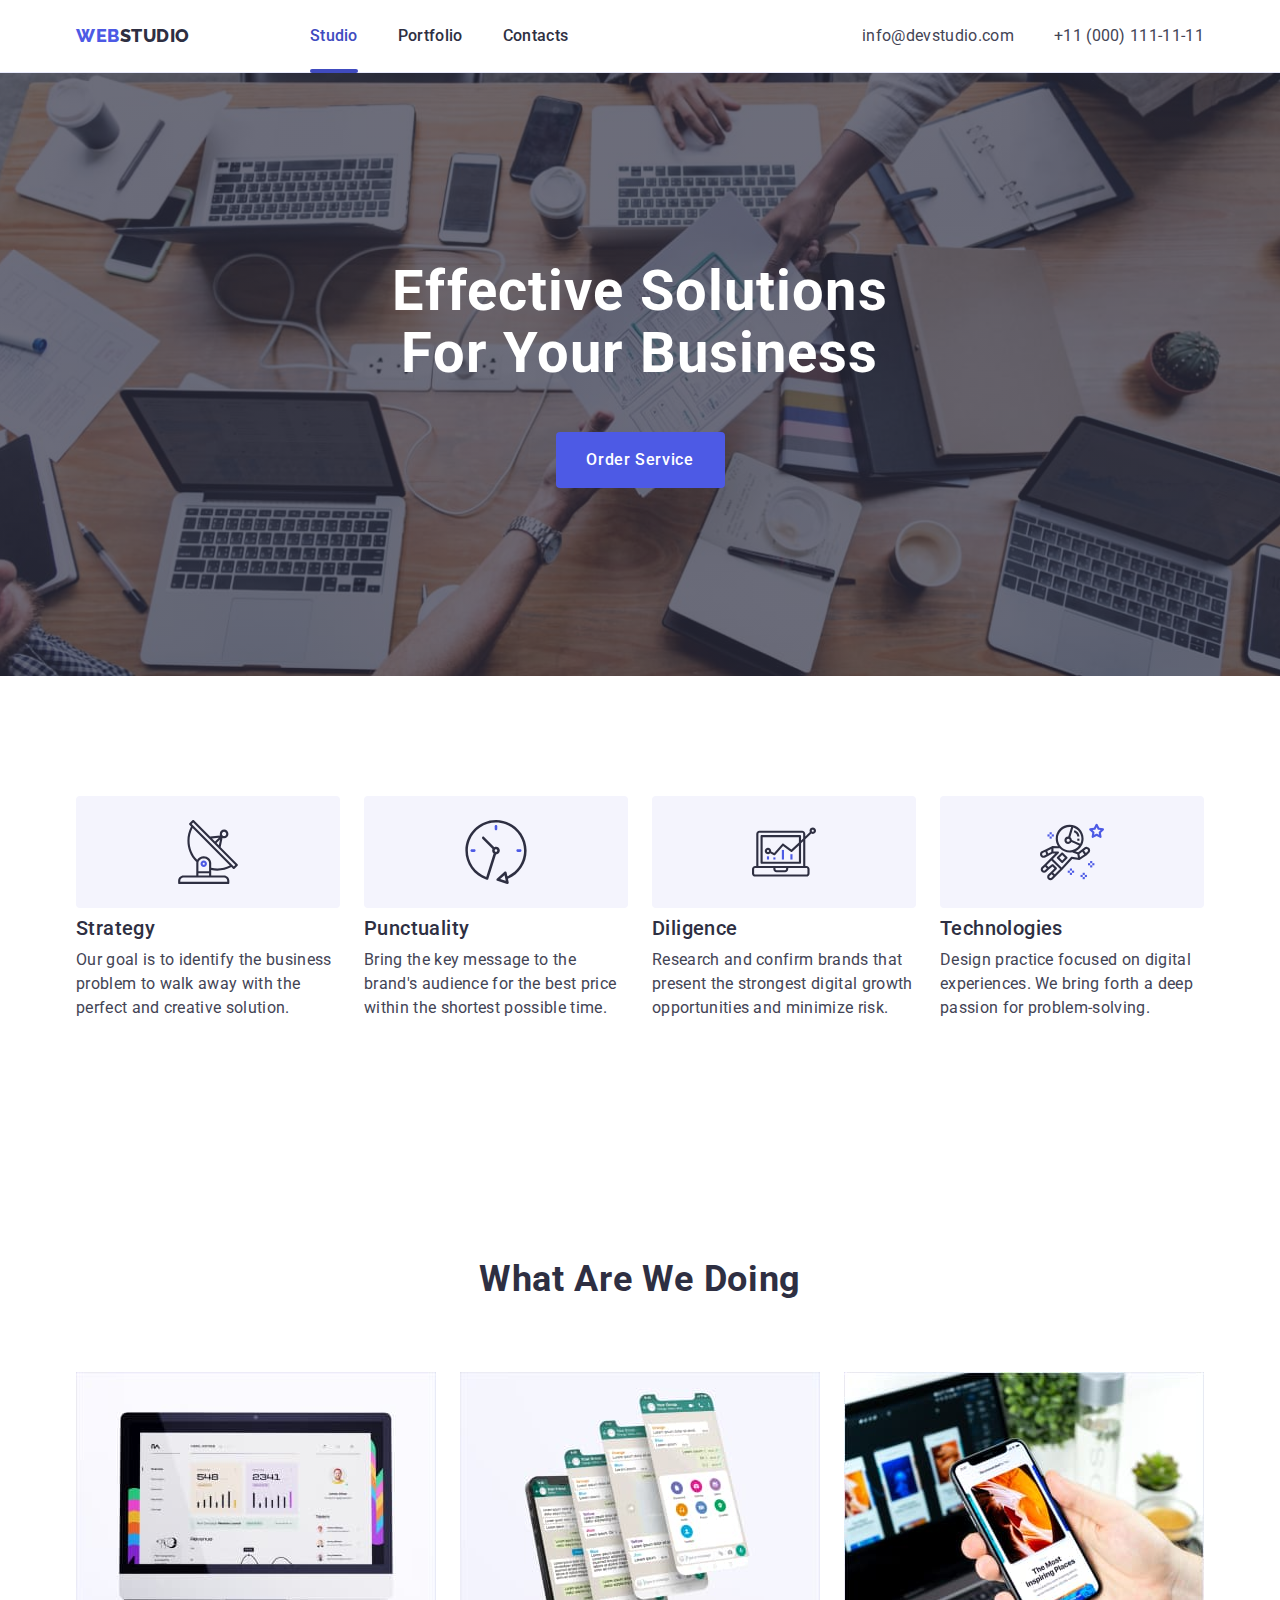
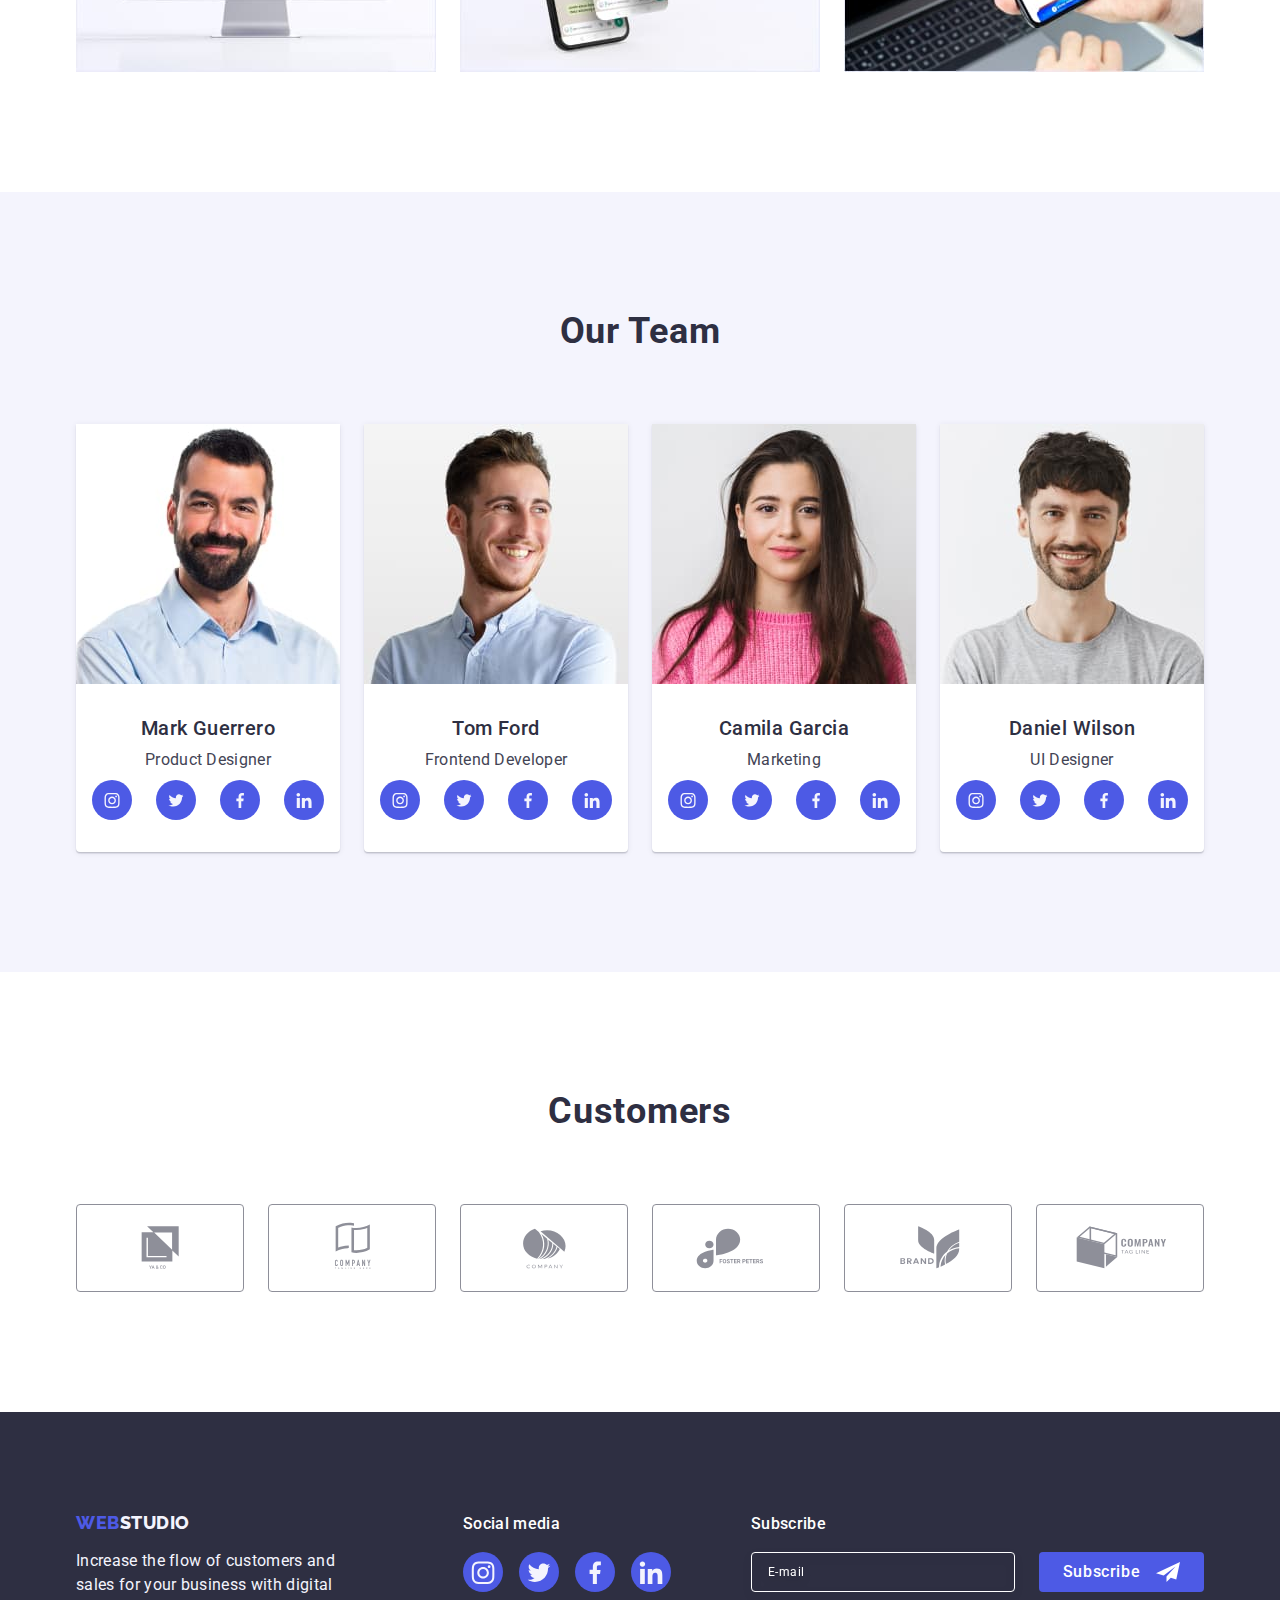
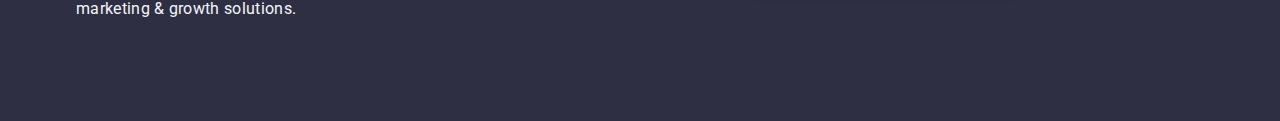
<file: index.html>
<!DOCTYPE html>
<html lang="en">
  <head>
    <meta charset="UTF-8" />
    <meta http-equiv="X-UA-Compatible" content="IE=edge" />
    <meta name="viewport" content="width=device-width, initial-scale=1.0" />
    <title>WebStudio</title>
    <link rel="preconnect" href="https://fonts.googleapis.com" />

    <link rel="preconnect" href="https://fonts.gstatic.com" crossorigin />
    <link
      href="https://fonts.googleapis.com/css2?family=Raleway:wght@800&family=Roboto:wght@400;500;700;900&display=swap"
      rel="stylesheet"
    />
    <link
      rel="stylesheet"
      href="https://cdnjs.cloudflare.com/ajax/libs/modern-normalize/2.0.0/modern-normalize.min.css"
    />
    <link rel="stylesheet" href="./css/styles.css" />
  </head>
  <body>
    <!----------- Header ----------->
    <header class="main-header">
      <div class="container main-container">
        <nav class="main-nav">
          <a class="logo link" href="./index.html"
            >Web<span class="logo-header-studio">Studio</span></a
          >
          <ul class="menu list">
            <li class="menu-item">
              <a class="menu-link link current" href="./index.html">Studio</a>
            </li>
            <li class="menu-item">
              <a class="menu-link link" href="./portfolio.html">Portfolio</a>
            </li>
            <li class="menu-item">
              <a class="menu-link link" href="">Contacts</a>
            </li>
          </ul>
        </nav>
        <button type="button" class="mobile-menu-open js-open-menu">
          <svg class="burger-menu-icon" width="32" height="22">
            <use href="./images/icons.svg#menu-hamburger"></use>
          </svg>
        </button>
        <address class="contact-address">
          <ul class="list address-item">
            <li class="addres-item-link">
              <a
                class="contact-link section-text link"
                href="mailto:info@devstudio.com"
                >info@devstudio.com</a
              >
            </li>
            <li class="addres-item-link">
              <a class="contact-link section-text link" href="tel:+110001111111"
                >+11 (000) 111-11-11</a
              >
            </li>
          </ul>
        </address>
      </div>
      <div class="mobile-menu js-menu-container ">
        <div class="container mobile-menu-container">
          <div>
            <button class="mobile-close-btn js-close-menu">
              <svg class="btn-close-icon" width="8" height="8">
                <use href="./images/icons.svg#icon-close-black"></use>
              </svg>
            </button>
            <ul class="menu-mobile list">
              <li class="menu-item-mobile">
                <a class="menu-link-mobile current link" href="./index.html">Studio</a>
              </li>
              <li class="menu-item-mobile">
                <a class="menu-link-mobile link" href="./portfolio.html"
                  >Portfolio</a
                >
              </li>
              <li class="menu-item-mobile">
                <a class="menu-link-mobile link" href="">Contacts</a>
              </li>
            </ul>
  
          </div>
          <div>
            <div class="list address-item-mobile">
              <a class="contact-link-tel link" href="tel:+110001111111"
                >+11 (000) 111-11-11</a
              >
              <a class="contact-link-mail link" href="mailto:info@devstudio.com"
                >info@devstudio.com</a
              >
            </div>
            <ul class="social-list-media-mobile list">
              <li class="social-item-mobile">
                <a href="" class="social-link-mobile">
                  <svg class="social-icon-mobile" width="24" height="24">
                    <use href="./images/icons.svg#instagram"></use>
                  </svg>
                </a>
              </li>
              <li class="social-item-mobile">
                <a href="" class="social-link-mobile">
                  <svg class="social-icon-mobile" width="24" height="24">
                    <use href="./images/icons.svg#twitter"></use>
                  </svg>
                </a>
              </li>
              <li class="social-item-mobile">
                <a href="" class="social-link-mobile">
                  <svg class="social-icon-mobile" width="24" height="24">
                    <use href="./images/icons.svg#facebook"></use>
                  </svg>
                </a>
              </li>
              <li class="social-item-mobile">
                <a href="" class="social-link-mobile">
                  <svg class="social-icon-mobile" width="24" height="24">
                    <use href="./images/icons.svg#linkedin"></use>
                  </svg>
                </a>
              </li>
            </ul>
          </div>
        </div>
      </div>
    </header>

    <main>
      <!----------- Hero ----------->
      <section class="hero">
        <div class="container hero-container">
          <h1 class="hero-title">Effective Solutions for Your Business</h1>
          <button class="modal-btn title-buttons" type="button" data-modal-open>
            Order Service
          </button>
        </div>
      </section>
      <!----------- The way to success ----------->
      <section class="section-skill">
        <div class="container">
          <h2 class="text-title visually-hidden">The way to success</h2>
          <ul class="skill-list list">
            <li class="skill-item">
              <div class="icon-container">
                <svg class="svg-icon" width="64" height="64">
                  <use href="./images/icons.svg#icon-group"></use>
                </svg>
              </div>
              <h3 class="skill-title title-employee">Strategy</h3>
              <p class="skill-text section-text">
                Our goal is to identify the business problem to walk away with
                the perfect and creative solution.
              </p>
            </li>
            <li class="skill-item">
              <div class="icon-container">
                <svg class="svg-icon" width="64" height="64">
                  <use href="./images/icons.svg#icon-clock"></use>
                </svg>
              </div>
              <h3 class="skill-title title-employee">Punctuality</h3>

              <p class="skill-text section-text">
                Bring the key message to the brand's audience for the best price
                within the shortest possible time.
              </p>
            </li>
            <li class="skill-item">
              <div class="icon-container">
                <svg class="svg-icon" width="64" height="64">
                  <use href="./images/icons.svg#diagram"></use>
                </svg>
              </div>
              <h3 class="skill-title title-employee">Diligence</h3>

              <p class="skill-text section-text">
                Research and confirm brands that present the strongest digital
                growth opportunities and minimize risk.
              </p>
            </li>
            <li class="skill-item">
              <div class="icon-container">
                <svg class="svg-icon" width="64" height="64">
                  <use href="./images/icons.svg#astronaut"></use>
                </svg>
              </div>
              <h3 class="skill-title title-employee">Technologies</h3>

              <p class="skill-text section-text">
                Design practice focused on digital experiences. We bring forth a
                deep passion for problem-solving.
              </p>
            </li>
          </ul>
        </div>
      </section>
      <!----------- What are we doing ----------->
      <section class="about">
        <div class="container">
          <h2 class="about-item-text team-text">What are we doing</h2>
          <ul class="about-list list">
            <li class="about-list-item">
              <img
                srcset="./images/what-are-we-doing//img-com@2x.jpg 2x"
                src="./images/what-are-we-doing/img-com.jpg"
                alt="computer"
                width="360"
                height="300"
              />
            </li>
            <li class="about-list-item">
              <img
                srcset="./images/what-are-we-doing/img-phone@2x.jpg 2x"
                src="./images/what-are-we-doing/img-phone.jpg"
                alt="phone"
                width="360"
                height="300"
              />
            </li>
            <li class="about-list-item">
              <img
                srcset="./images/what-are-we-doing/img-com-phone@2x.jpg 2x"
                src="./images/what-are-we-doing/img-com-phone.jpg"
                alt="computer and phone"
                width="360"
                height="300"
              />
            </li>
          </ul>
        </div>
      </section>
      <!----------- Our Team ----------->
      <section class="my-team">
        <div class="container team-container">
          <h2 class="title-team team-text">Our Team</h2>
          <ul class="team-list list">
            <li class="team-item">
              <img
                srcset="./images/team/imgmark@2x.jpg 2x"
                src="./images/team/imgmark.jpg"
                alt="photo Mark Guerrero"
                width="264"
                height="260"
              />
              <div class="name-container">
                <h3 class="name-employee title-employee">Mark Guerrero</h3>
                <p class="position-employee section-text">Product Designer</p>
                <ul class="social-list-media list">
                  <li class="social-item">
                    <a href="" class="social-link">
                      <svg class="social-icon" width="16" height="16">
                        <use href="./images/icons.svg#instagram"></use>
                      </svg>
                    </a>
                  </li>
                  <li class="social-item">
                    <a href="" class="social-link">
                      <svg class="social-icon" width="16" height="16">
                        <use href="./images/icons.svg#twitter"></use>
                      </svg>
                    </a>
                  </li>
                  <li class="social-item">
                    <a href="" class="social-link">
                      <svg class="social-icon" width="16" height="16">
                        <use href="./images/icons.svg#facebook"></use>
                      </svg>
                    </a>
                  </li>
                  <li class="social-item">
                    <a href="" class="social-link">
                      <svg class="social-icon" width="16" height="16">
                        <use href="./images/icons.svg#linkedin"></use>
                      </svg>
                    </a>
                  </li>
                </ul>
              </div>
            </li>
            <li class="team-item">
              <img
                srcset="./images/team/imgtom@2x.jpg 2x"
                src="./images/team/imgtom.jpg"
                alt="photo Tom Ford"
                width="264"
                height="260"
              />
              <div class="name-container">
                <h3 class="name-employee title-employee">Tom Ford</h3>
                <p class="position-employee section-text">Frontend Developer</p>
                <ul class="social-list-media list">
                  <li class="social-item">
                    <a href="" class="social-link">
                      <svg class="social-icon" width="16" height="16">
                        <use href="./images/icons.svg#instagram"></use>
                      </svg>
                    </a>
                  </li>
                  <li class="social-item">
                    <a href="" class="social-link">
                      <svg class="social-icon" width="16" height="16">
                        <use href="./images/icons.svg#twitter"></use>
                      </svg>
                    </a>
                  </li>
                  <li class="social-item">
                    <a href="" class="social-link">
                      <svg class="social-icon" width="16" height="16">
                        <use href="./images/icons.svg#facebook"></use>
                      </svg>
                    </a>
                  </li>
                  <li class="social-item">
                    <a href="" class="social-link">
                      <svg class="social-icon" width="16" height="16">
                        <use href="./images/icons.svg#linkedin"></use>
                      </svg>
                    </a>
                  </li>
                </ul>
              </div>
            </li>
            <li class="team-item">
              <img
                srcset="./images/team/imgcamila@2x.jpg 2x"
                src="./images/team/imgcamila.jpg"
                alt="photo Camila Garcia"
                width="264"
                height="260"
              />
              <div class="name-container">
                <h3 class="name-employee title-employee">Camila Garcia</h3>
                <p class="position-employee section-text">Marketing</p>
                <ul class="social-list-media list">
                  <li class="social-item">
                    <a href="" class="social-link">
                      <svg class="social-icon" width="16" height="16">
                        <use href="./images/icons.svg#instagram"></use>
                      </svg>
                    </a>
                  </li>
                  <li class="social-item">
                    <a href="" class="social-link">
                      <svg class="social-icon" width="16" height="16">
                        <use href="./images/icons.svg#twitter"></use>
                      </svg>
                    </a>
                  </li>
                  <li class="social-item">
                    <a href="" class="social-link">
                      <svg class="social-icon" width="16" height="16">
                        <use href="./images/icons.svg#facebook"></use>
                      </svg>
                    </a>
                  </li>
                  <li class="social-item">
                    <a href="" class="social-link">
                      <svg class="social-icon" width="16" height="16">
                        <use href="./images/icons.svg#linkedin"></use>
                      </svg>
                    </a>
                  </li>
                </ul>
              </div>
            </li>
            <li class="team-item">
              <img
                srcset="./images/team/imgdaniel@2x.jpg 2x"
                src="./images/team/imgdaniel.jpg"
                alt="photo Daniel Wilson"
                width="264"
                height="260"
              />
              <div class="name-container">
                <h3 class="name-employee title-employee">Daniel Wilson</h3>
                <p class="position-employee section-text">UI Designer</p>
                <ul class="social-list-media list">
                  <li class="social-item">
                    <a href="" class="social-link">
                      <svg class="social-icon" width="16" height="16">
                        <use href="./images/icons.svg#instagram"></use>
                      </svg>
                    </a>
                  </li>
                  <li class="social-item">
                    <a href="" class="social-link">
                      <svg class="social-icon" width="16" height="16">
                        <use href="./images/icons.svg#twitter"></use>
                      </svg>
                    </a>
                  </li>
                  <li class="social-item">
                    <a href="" class="social-link">
                      <svg class="social-icon" width="16" height="16">
                        <use href="./images/icons.svg#facebook"></use>
                      </svg>
                    </a>
                  </li>
                  <li class="social-item">
                    <a href="" class="social-link">
                      <svg class="social-icon" width="16" height="16">
                        <use href="./images/icons.svg#linkedin"></use>
                      </svg>
                    </a>
                  </li>
                </ul>
              </div>
            </li>
          </ul>
        </div>
      </section>
      <!------------ Company ------------>
      <section class="company">
        <div class="container">
          <h2 class="company-text team-text">Customers</h2>
          <ul class="company-list list">
            <li class="company-item">
              <a href="" class="company-link"
                ><svg class="company-icon" width="104" height="56">
                  <use href="./images/icons.svg#group-ya-co"></use>
                </svg>
              </a>
            </li>
            <li class="company-item">
              <a href="" class="company-link"
                ><svg class="company-icon" width="104" height="56">
                  <use href="./images/icons.svg#group-line-here"></use>
                </svg>
              </a>
            </li>
            <li class="company-item">
              <a href="" class="company-link"
                ><svg class="company-icon" width="104" height="56">
                  <use href="./images/icons.svg#group-company"></use>
                </svg>
              </a>
            </li>
            <li class="company-item">
              <a href="" class="company-link"
                ><svg class="company-icon" width="104" height="56">
                  <use href="./images/icons.svg#group-foster"></use>
                </svg>
              </a>
            </li>
            <li class="company-item">
              <a href="" class="company-link"
                ><svg class="company-icon" width="104" height="56">
                  <use href="./images/icons.svg#group-brand"></use>
                </svg>
              </a>
            </li>
            <li class="company-item">
              <a href="" class="company-link"
                ><svg class="company-icon" width="104" height="56">
                  <use href="./images/icons.svg#group-tag-line"></use>
                </svg>
              </a>
            </li>
          </ul>
        </div>
      </section>
    </main>

    <footer class="logo-text">
      <div class="container footer-container">
        <div class="footer-container-logo">
          <a class="logo logo-link-container link" href="./index.html"
            >Web<span class="logo-studio">Studio</span></a
          >
          <p class="text-footer section-text">
            Increase the flow of customers and sales for your business with
            digital marketing & growth solutions.
          </p>
        </div>
        <div class="media-container">
          <p class="social-media-text">Social media</p>
          <ul class="social-list list">
            <li class="social-item">
              <a href="" class="social-link-icon">
                <svg class="social-icon" width="24" height="24">
                  <use href="./images/icons.svg#instagram"></use>
                </svg>
              </a>
            </li>
            <li class="social-item">
              <a href="" class="social-link-icon">
                <svg class="social-icon" width="24" height="24">
                  <use href="./images/icons.svg#twitter"></use>
                </svg>
              </a>
            </li>
            <li class="social-item">
              <a href="" class="social-link-icon">
                <svg class="social-icon" width="24" height="24">
                  <use href="./images/icons.svg#facebook"></use>
                </svg>
              </a>
            </li>
            <li class="social-item">
              <a href="" class="social-link-icon">
                <svg class="social-icon" width="24" height="24">
                  <use href="./images/icons.svg#linkedin"></use>
                </svg>
              </a>
            </li>
          </ul>
        </div>
        <div role="group" aria-labelledby="subscribe" class="form-container">
          <p id="subscribe" class="social-media-text">Subscribe</p>
          <form class="form-footer">
            <label class="field-footer">
              <input
                type="email"
                name="user-email"
                class="input-footer"
                required
                placeholder="E-mail"
              />
            </label>
            <button type="submit" class="btn-footer-telegram">
              Subscribe
              <svg class="img-footer-telegram" width="24" height="24">
                <use href="./images/icons.svg#icon-telegram"></use>
              </svg>
            </button>
          </form>
        </div>
      </div>
    </footer>

    <div class="backdrop is-hidden" data-modal>
      <div class="modal">
        <button type="button" class="modal-close-btn" data-modal-close>
          <svg class="modal-close-icon" width="8" height="8">
            <use href="./images/icons.svg#icon-close-btn"></use>
          </svg>
        </button>
        <p class="text-modal-form">
          Leave your contacts and we will call you back
        </p>

        <form class="modal-form-backdrop">
          <div class="form-label-container">
            <label for="user-name" class="modal-form-field">Name</label>
            <div class="modal-form-wrapper">
              <input
                id="user-name"
                type="text"
                name="user-name"
                class="modal-form-input"
                required
                pattern="^[a-zA-Zа-яА-Я]+$"
                minlength="2"
              />
              <svg class="icon-input-field" width="18" height="24">
                <use href="./images/icons.svg#icon-person-black"></use>
              </svg>
            </div>
          </div>

          <div class="form-label-container">
            <label for="user-phone" class="modal-form-field">Phone</label>
            <div class="modal-form-wrapper">
              <input
                id="user-phone"
                type="tel"
                name="user-phone"
                class="modal-form-input"
                required
                pattern="[0-9]{3}-[0-9]{3}-[0-9]{2}-[0-9]{2}"
                title="xxx-xxx-xx-xx"
              />
              <svg class="icon-input-field" width="18" height="24">
                <use href="./images/icons.svg#icon-phone-black"></use>
              </svg>
            </div>
          </div>

          <div class="form-label-container">
            <label for="user-email" class="modal-form-field">Email</label>
            <div class="modal-form-wrapper">
              <input
                id="user-email"
                type="email"
                name="user-email"
                class="modal-form-input"
                required
              />
              <svg class="icon-input-field" width="18" height="24">
                <use href="./images/icons.svg#icon-email-black"></use>
              </svg>
            </div>
          </div>

          <div class="form-label-container-textarea">
            <label for="user-comment" class="modal-form-field"> Comment</label>

            <textarea
              id="user-comment"
              name="user-comment"
              placeholder="Text input"
              class="modal-form-message"
            ></textarea>
          </div>

          <div class="input-form-policy">
            <input
              id="user-privacy"
              type="checkbox"
              value="true"
              class="modal-form-checkbox visually-hidden"
              name="user-privacy"
            />
            <label for="user-privacy" class="text-privacy"
              ><span class="text-policy">
                <svg class="icon-form-privacy" width="10" height="8">
                  <use href="./images/icons.svg#icon-Vector"></use>
                </svg>
              </span>
              I accept the terms and conditions of the&nbsp;<a
                href=""
                class="text-policy-link"
                >Privacy Policy</a
              >
            </label>
          </div>
          <button type="submit" class="btn-submit-form">Send</button>
        </form>
      </div>
    </div>

    <script src="./js/modal.js"></script>
    <script src="./js/mobile-menu.js"></script>
  </body>
</html>
</file>
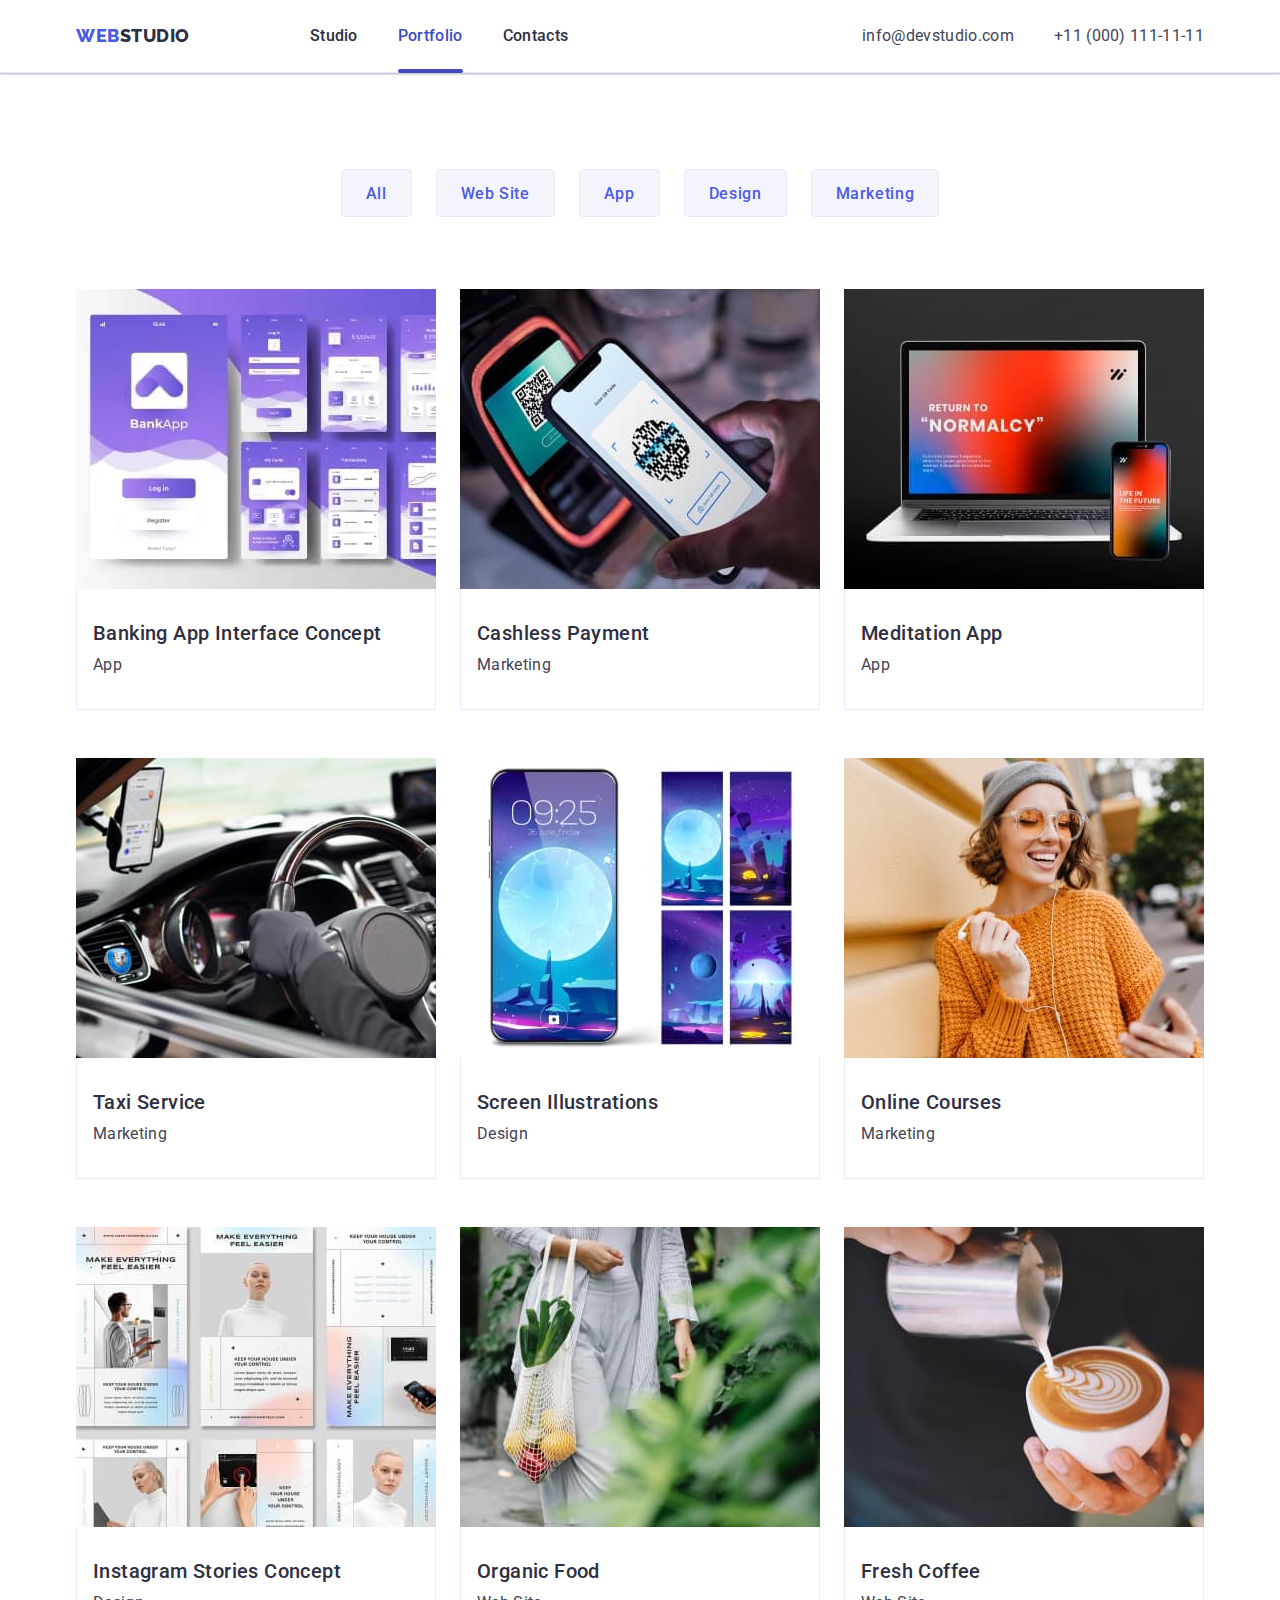
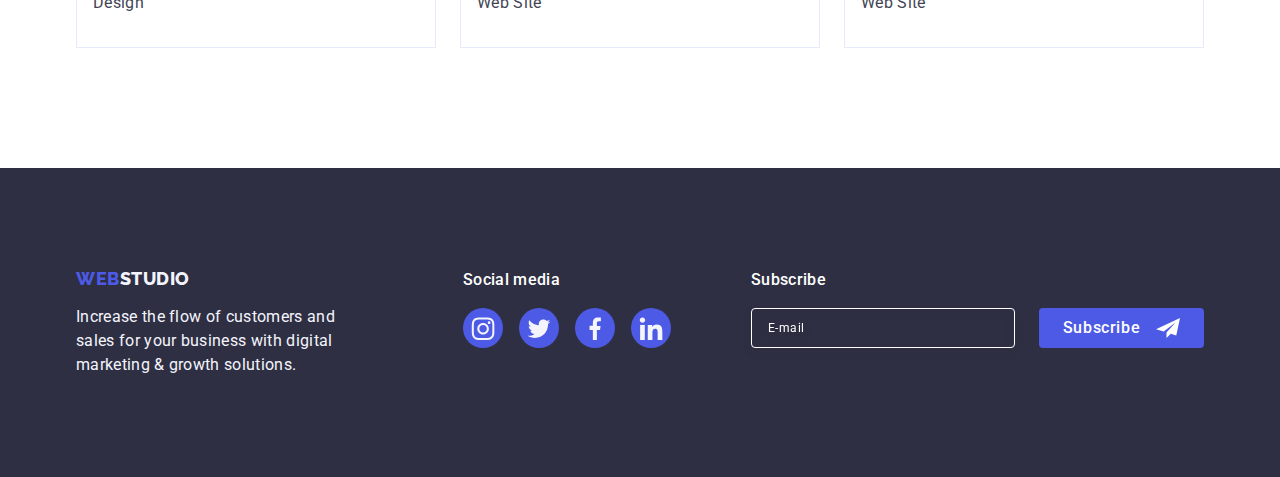
<file: portfolio.html>
<!DOCTYPE html>
<html lang="en">
  <head>
    <meta charset="UTF-8" />
    <meta http-equiv="X-UA-Compatible" content="IE=edge" />
    <meta name="viewport" content="width=device-width, initial-scale=1.0" />
    <title>Portfolio</title>
    <link rel="preconnect" href="https://fonts.googleapis.com" />
    <link
      rel="stylesheet"
      href="https://cdnjs.cloudflare.com/ajax/libs/modern-normalize/2.0.0/modern-normalize.min.css"
    />
    <link rel="preconnect" href="https://fonts.gstatic.com" crossorigin />
    <link
      href="https://fonts.googleapis.com/css2?family=Raleway:wght@800&family=Roboto:wght@400;500;700;900&display=swap"
      rel="stylesheet"
    />
    <link rel="stylesheet" href="./css/styles.css" />
  </head>
  <body>
    <!----------- Header ----------->
    <header class="main-header">
      <div class="container main-container">
        <nav class="main-nav">
          <a class="logo link" href="./index.html"
            >Web<span class="logo-header-studio">Studio</span></a
          >
          <ul class="menu list">
            <li class="menu-item">
              <a class="menu-link link" href="./index.html">Studio</a>
            </li>
            <li class="menu-item">
              <a class="menu-link link current" href="./portfolio.html"
                >Portfolio</a
              >
            </li>
            <li class="menu-item">
              <a class="menu-link link" href="">Contacts</a>
            </li>
          </ul>
        </nav>
        <address class="contact-address">
          <ul class="list address-item">
            <li>
              <a
                class="contact-link section-text link"
                href="mailto:info@devstudio.com"
                >info@devstudio.com</a
              >
            </li>
            <li>
              <a class="contact-link section-text link" href="tel:+110001111111"
                >+11 (000) 111-11-11</a
              >
            </li>
          </ul>
        </address>
      </div>
    </header>
    <!----------- hero ----------->
    <main>
      <section class="hero-portfolio">
        <div class="container">
          <h1 class="visually-hidden">Navigation Buttons</h1>
          <ul class="list buttons-container">
            <li class="buttons-portfolio">
              <button
                class="portfolio-button navigatiom-button title-buttons"
                type="button"
              >
                All
              </button>
            </li>
            <li class="buttons-portfolio">
              <button
                class="portfolio-button navigatiom-button title-buttons"
                type="button"
              >
                Web Site
              </button>
            </li>
            <li class="buttons-portfolio">
              <button
                class="portfolio-button navigatiom-button title-buttons"
                type="button"
              >
                App
              </button>
            </li>
            <li class="buttons-portfolio">
              <button
                class="portfolio-button navigatiom-button title-buttons"
                type="button"
              >
                Design
              </button>
            </li>
            <li class="buttons-portfolio">
              <button
                class="portfolio-button navigatiom-button title-buttons"
                type="button"
              >
                Marketing
              </button>
            </li>
          </ul>
          <ul class="list img-container">
            <li class="link-works-img">
              <a href="" class="link link-img-app"
                ><div class="img-text-link">
                  <picture>
                    <source
                      media="(min-width: 1200px)"
                      srcset="
                        ./images/sectiom-first/img-first.webp    1x,
                        ./images/sectiom-first/img-first@2x.webp 2x
                      "
                      type="image/webp"
                    />

                    <source
                      srcset="
                        ./images/sectiom-first/img-first.jpg    1x,
                        ./images/sectiom-first/img-first@2x.jpg 2x
                      "
                      media="(min-width: 1200px)"
                    />
                    <source
                      srcset="
                        ./images/sectiom-first/imgtablet-first.jpg    1x,
                        ./images/sectiom-first/imgtablet-first@2x.jpg 2x
                      "
                      media="(min-width: 768px)"
                    />

                    <source
                      media="(min-width: 768px)"
                      srcset="
                        ./images/sectiom-first/imgtablet-first.webp    1x,
                        ./images/sectiom-first/imgtablet-first@2x.webp 2x
                      "
                      type="image/webp"
                    />

                    <source
                      srcset="
                        ./images/sectiom-first/imgmobile-first.jpg    1x,
                        ./images/sectiom-first/imgmobile-first@2x.jpg 2x
                      "
                      media="(max-width: 767px)"
                    />

                    <source
                      media="(max-width: 767px)"
                      srcset="
                        ./images/sectiom-first/imgmobile-first.webp    1x,
                        ./images/sectiom-first/imgmobile-first@2x.webp 2x
                      "
                      type="image/webp"
                    />

                    <img
                      src="./images/sectiom-first/img-first.jpg"
                      alt="banking
                      app interface"
                      width="360"
                      height="300"
                    />
                  </picture>

                  <p class="overlay">
                    14 Stylish and User-Friendly App Design Concepts · Task
                    Manager App · Calorie Tracker App · Exotic Fruit Ecommerce
                    App · Cloud Storage App
                  </p>
                </div>
                <div class="menu-container">
                  <h2 class="img-first-text title-employee">
                    Banking App Interface Concept
                  </h2>
                  <p class="section-text text-second">App</p>
                </div></a
              >
            </li>
            <li class="link-works-img">
              <a href="" class="link link-img-app"
                ><div class="img-text-link">
                  <picture>
                    <source
                      media="(min-width: 1200px)"
                      srcset="
                        ./images/sectiom-first/img-second.jpg    1x,
                        ./images/sectiom-first/img-second@2x.jpg 2x
                      "
                    />
                    <source
                      media="(min-width: 1200px)"
                      srcset="
                        ./images/sectiom-first/img-second.webp    1x,
                        ./images/sectiom-first/img-second@2x.webp 2x
                      "
                      type="image/webp"
                    />
                    <source
                      media="(min-width: 768px)"
                      srcset="
                        ./images/sectiom-first/imgtablet-second.jpg    1x,
                        ./images/sectiom-first/imgtablet-second@2x.jpg 2x
                      "
                    />
                    <source
                      media="(min-width: 768px)"
                      srcset="
                        ./images/sectiom-first/imgtablet-second.webp    1x,
                        ./images/sectiom-first/imgtablet-second@2x.webp 2x
                      "
                      type="image/webp"
                    />
                    <source
                      media="(max-width: 767px)"
                      srcset="
                        ./images/sectiom-first/imgmobile-second.jpg    1x,
                        ./images/sectiom-first/imgmobile-second@2x.jpg 2x
                      "
                    />
                    <source
                      media="(max-width: 767px)"
                      srcset="
                        ./images/sectiom-first/imgmobile-second.webp    1x,
                        ./images/sectiom-first/imgmobile-second@2x.webp 2x
                      "
                      type="image/webp"
                    />

                    <img
                      src="./images/sectiom-first/img-second.jpg"
                      alt="payment"
                      width="360"
                      height="300"
                    />
                  </picture>
                  <p class="overlay">
                    14 Stylish and User-Friendly App Design Concepts · Task
                    Manager App · Calorie Tracker App · Exotic Fruit Ecommerce
                    App · Cloud Storage App
                  </p>
                </div>
                <div class="menu-container">
                  <h2 class="img-first-text title-employee">
                    Cashless Payment
                  </h2>
                  <p class="section-text text-second">Marketing</p>
                </div></a
              >
            </li>
            <li class="link-works-img">
              <a href="" class="link link-img-app"
                ><div class="img-text-link">
                  <picture>
                    <source
                      media="(min-width: 1200px)"
                      srcset="
                        ./images/sectiom-first/img-third.jpg    1x,
                        ./images/sectiom-first/img-third@2x.jpg 2x
                      " />
                    <source
                      media="(min-width: 1200px)"
                      srcset="
                        ./images/sectiom-first/img-third.webp    1x,
                        ./images/sectiom-first/img-third@2x.webp 2x
                      "
                      type="image/webp" />
                    <source
                      media="(min-width: 768px)"
                      srcset="
                        ./images/sectiom-first/imgtablet-third.jpg    1x,
                        ./images/sectiom-first/imgtablet-third@2x.jpg 2x
                      " />
                    <source
                      media="(min-width: 768px)"
                      srcset="
                        ./images/sectiom-first/imgtablet-third.webp    1x,
                        ./images/sectiom-first/imgtablet-third@2x.webp 2x
                      "
                      type="image/webp" />
                    <source
                      media="(max-width: 767px)"
                      srcset="
                        ./images/sectiom-first/imgmobile-third.jpg    1x,
                        ./images/sectiom-first/imgmobile-third@2x.jpg 2x
                      " />
                    <source
                      media="(max-width: 767px)"
                      srcset="
                        ./images/sectiom-first/imgmobile-third.webp    1x,
                        ./images/sectiom-first/imgmobile-third@2x.webp 2x
                      "
                      type="image/webp" />

                    <img
                      src="./images/sectiom-first/img-third.jpg"
                      alt="app for meditation"
                      width="360"
                      height="300"
                  /></picture>
                  <p class="overlay">
                    14 Stylish and User-Friendly App Design Concepts · Task
                    Manager App · Calorie Tracker App · Exotic Fruit Ecommerce
                    App · Cloud Storage App
                  </p>
                </div>
                <div class="menu-container">
                  <h2 class="img-first-text title-employee">Meditation App</h2>
                  <p class="section-text text-second">App</p>
                </div></a
              >
            </li>
            <li class="link-works-img">
              <a href="" class="link link-img-app"
                ><div class="img-text-link">
                  <picture>
                    <source
                      media="(min-width: 1200px)"
                      srcset="
                        ./images/section-second/img-taxi.jpg    1x,
                        ./images/section-second/img-taxi@2x.jpg 2x
                      "
                    />
                    <source
                      media="(min-width: 1200px)"
                      srcset="
                        ./images/section-second/img-taxi.webp    1x,
                        ./images/section-second/img-taxi@2x.webp 2x
                      "
                      type="image/webp"
                    />
                    <source
                      media="(min-width: 768px)"
                      srcset="
                        ./images/section-second/imgtablet-taxi.jpg    1x,
                        ./images/section-second/imgtablet-taxi@2x.jpg 2x
                      "
                    />
                    <source
                      media="(min-width: 768px)"
                      srcset="
                        ./images/section-second/imgtablet-taxi.webp    1x,
                        ./images/section-second/imgtablet-taxi@2x.webp 2x
                      "
                      type="image/webp"
                    />
                    <source
                      media="(max-width: 767px)"
                      srcset="
                        ./images/section-second/imgmobile-taxi.jpg    1x,
                        ./images/section-second/imgmobile-taxi@2x.jpg 2x
                      "
                    />
                    <source
                      media="(max-width: 767px)"
                      srcset="
                        ./images/section-second/imgmobile-taxi.webp    1x,
                        ./images/section-second/imgmobile-taxi@2x.webp 2x
                      "
                      type="image/webp"
                    />
                    <img
                      src="./images/section-second/img-taxi.jpg"
                      alt="taxi"
                      width="360"
                      height="300"
                    />
                  </picture>
                  <p class="overlay">
                    14 Stylish and User-Friendly App Design Concepts · Task
                    Manager App · Calorie Tracker App · Exotic Fruit Ecommerce
                    App · Cloud Storage App
                  </p>
                </div>
                <div class="menu-container">
                  <h2 class="img-first-text title-employee">Taxi Service</h2>
                  <p class="section-text text-second">Marketing</p>
                </div></a
              >
            </li>
            <li class="link-works-img">
              <a href="" class="link link-img-app"
                ><div class="img-text-link">
                  <picture>
                    <source
                      media="(min-width: 1200px)"
                      srcset="
                        ./images/section-second/img-phone.jpg    1x,
                        ./images/section-second/img-phone@2x.jpg 2x
                      "
                    />
                    <source
                      media="(min-width: 1200px)"
                      srcset="
                        ./images/section-second/img-phone.webp    1x,
                        ./images/section-second/img-phone@2x.webp 2x
                      "
                      type="image/webp"
                    />
                    <source
                      media="(min-width: 768px)"
                      srcset="
                        ./images/sectiom-second/imgtablet-phone.jpg   1x,
                        ./images/sectiom-second/imgtablet-phon@2x.jpg 2x
                      "
                    />
                    <source
                      media="(min-width: 768px)"
                      srcset="
                        ./images/section-second/imgtablet-phone.webp    1x,
                        ./images/section-second/imgtablet-phone@2x.webp 2x
                      "
                      type="image/webp"
                    />
                    <source
                      media="(max-width: 767px)"
                      srcset="
                        ./images/sectiom-second/imgmobile-phone.jpg   1x,
                        ./images/sectiom-second/imgmobile-phon@2x.jpg 2x
                      "
                    />
                    <source
                      media="(max-width: 767px)"
                      srcset="
                        ./images/section-second/imgmobile-phone.webp    1x,
                        ./images/section-second/imgmobile-phone@2x.webp 2x
                      "
                      type="image/webp"
                    />

                    <img
                      src="./images/section-second/img-phone.jpg"
                      alt="screenshot of topics"
                      width="360"
                      height="300"
                    />
                  </picture>
                  <p class="overlay">
                    14 Stylish and User-Friendly App Design Concepts · Task
                    Manager App · Calorie Tracker App · Exotic Fruit Ecommerce
                    App · Cloud Storage App
                  </p>
                </div>
                <div class="menu-container">
                  <h2 class="img-first-text title-employee">
                    Screen Illustrations
                  </h2>
                  <p class="section-text text-second">Design</p>
                </div></a
              >
            </li>
            <li class="link-works-img">
              <a href="" class="link link-img-app"
                ><div class="img-text-link">
                  <picture>
                    <source
                      media="(min-width: 1200px)"
                      srcset="
                        ./images/section-second/img-women.jpg    1x,
                        ./images/section-second/img-women@2x.jpg 2x
                      " />
                    <source
                      media="(min-width: 1200px)"
                      srcset="
                        ./images/section-second/img-women.webp    1x,
                        ./images/section-second/img-women@2x.webp 2x
                      "
                      type="image/webp" />
                    <source
                      media="(min-width: 768px)"
                      srcset="
                        ./images/section-second/imgtablet-women.jpg    1x,
                        ./images/section-second/imgtablet-women@2x.jpg 2x
                      " />
                    <source
                      media="(min-width: 768px)"
                      srcset="
                        ./images/section-second/imgtablet-women.webp    1x,
                        ./images/section-second/imgtablet-women@2x.webp 2x
                      "
                      type="image/webp" />
                    <source
                      media="(max-width: 767px)"
                      srcset="
                        ./images/section-second/imgmobile-women.jpg    1x,
                        ./images/section-second/imgmobile-women@2x.jpg 2x
                      " />
                    <source
                      media="(max-width: 767px)"
                      srcset="
                        ./images/section-second/imgmobile-women.webp    1x,
                        ./images/section-second/imgmobile-women@2x.webp 2x
                      "
                      type="image/webp" />
                    <img
                      src="./images/section-second/img-women.jpg"
                      alt="women"
                      width="360"
                      height="300"
                  /></picture>
                  <p class="overlay">
                    14 Stylish and User-Friendly App Design Concepts · Task
                    Manager App · Calorie Tracker App · Exotic Fruit Ecommerce
                    App · Cloud Storage App
                  </p>
                </div>
                <div class="menu-container">
                  <h2 class="img-first-text title-employee">Online Courses</h2>
                  <p class="section-text text-second">Marketing</p>
                </div></a
              >
            </li>
            <li class="link-works-img">
              <a href="" class="link link-img-app"
                ><div class="img-text-link">
                  <picture
                    ><source
                      media="(min-width: 1200px)"
                      srcset="
                        ./images/section-web/img-Instagram.jpg    1x,
                        ./images/section-web/img-Instagram@2x.jpg 2x
                      "
                    />

                    <source
                      media="(min-width: 1200px)"
                      srcset="
                        ./images/section-web/img-Instagram.webp    1x,
                        ./images/section-web/img-Instagram@2x.webp 2x
                      "
                      type="image/webp"
                    />
                    <source
                      media="(min-width: 768px)"
                      srcset="
                        ./images/section-web/imgtablet-Instagram.jpg    1x,
                        ./images/section-web/imgtablet-Instagram@2x.jpg 2x
                      "
                    />

                    <source
                      media="(min-width: 768px)"
                      srcset="
                        ./images/section-web/imgtablet-Instagram.webp    1x,
                        ./images/section-web/imgtablet-Instagram@2x.webp 2x
                      "
                      type="image/webp"
                    />
                    <source
                      media="(max-width: 767px)"
                      srcset="
                        ./images/section-web/imgmobile-Instagram.jpg    1x,
                        ./images/section-web/imgmobile-Instagram@2x.jpg 2x
                      "
                    />

                    <source
                      media="(max-width: 767px)"
                      srcset="
                        ./images/section-web/imgmobile-Instagram.webp    1x,
                        ./images/section-web/imgmobile-Instagram@2x.webp 2x
                      "
                      type="image/webp"
                    />
                    <img
                      src="./images/section-web/img-Instagram.jpg"
                      alt="web-site design"
                      width="360"
                      height="300"
                    />
                  </picture>
                  <p class="overlay">
                    14 Stylish and User-Friendly App Design Concepts · Task
                    Manager App · Calorie Tracker App · Exotic Fruit Ecommerce
                    App · Cloud Storage App
                  </p>
                </div>
                <div class="menu-container">
                  <h2 class="img-first-text title-employee">
                    Instagram Stories Concept
                  </h2>
                  <p class="section-text text-second">Design</p>
                </div></a
              >
            </li>
            <li class="link-works-img">
              <a href="" class="link link-img-app"
                ><div class="img-text-link">
                  <picture>
                    <source
                      media="(min-width: 1200px)"
                      srcset="
                        ./images/section-web/img-organic-food.jpg    1x,
                        ./images/section-web/img-organic-food@2x.jpg 2x
                      "
                    />

                    <source
                      media="(min-width: 1200px)"
                      srcset="
                        ./images/section-web/img-organic-food.webp    1x,
                        ./images/section-web/img-organic-food@2x.webp 2x
                      "
                      type="image/webp"
                    />
                    <source
                      media="(min-width: 768px)"
                      srcset="
                        ./images/section-web/imgtablet-organic-food.jpg    1x,
                        ./images/section-web/imgtablet-organic-food@2x.jpg 2x
                      "
                    />

                    <source
                      media="(min-width: 768px)"
                      srcset="
                        ./images/section-web/imgtablet-organic-food.webp    1x,
                        ./images/section-web/imgtablet-organic-food@2x.webp 2x
                      "
                      type="image/webp"
                    />
                    <source
                      media="(max-width: 767px)"
                      srcset="
                        ./images/section-web/imgmobile-organic-food.jpg    1x,
                        ./images/section-web/imgmobile-organic-food@2x.jpg 2x
                      "
                    />

                    <source
                      media="(max-width: 767px)"
                      srcset="
                        ./images/section-web/imgmobile-organic-food.webp    1x,
                        ./images/section-web/imgmobile-organic-food@2x.webp 2x
                      "
                      type="image/webp"
                    />
                    <img
                      src="./images/section-web/img-organic-food.jpg"
                      alt="woman going with groceries"
                      width="360"
                      height="300"
                    />
                  </picture>
                  <p class="overlay">
                    14 Stylish and User-Friendly App Design Concepts · Task
                    Manager App · Calorie Tracker App · Exotic Fruit Ecommerce
                    App · Cloud Storage App
                  </p>
                </div>
                <div class="menu-container">
                  <h2 class="img-first-text title-employee">Organic Food</h2>
                  <p class="section-text text-second">Web Site</p>
                </div></a
              >
            </li>
            <li class="link-works-img">
              <a href="" class="link link-img-app"
                ><div class="img-text-link">
                  <picture>
                    <source
                      media="(min-width: 1200px)"
                      srcset="
                        ./images/section-web/img-coffee.jpg    1x,
                        ./images/section-web/img-coffee@2x.jpg 2x
                      "
                    />

                    <source
                      media="(min-width: 1200px)"
                      srcset="
                        ./images/section-web/img-coffee.webp    1x,
                        ./images/section-web/img-coffee@2x.webp 2x
                      "
                      type="image/webp"
                    />
                    <source
                      media="(min-width: 768px)"
                      srcset="
                        ./images/section-web/imgtablet-coffee.jpg    1x,
                        ./images/section-web/imgtablet-coffee@2x.jpg 2x
                      "
                    />

                    <source
                      media="(min-width: 768px)"
                      srcset="
                        ./images/section-web/imgtablet-coffee.webp    1x,
                        ./images/section-web/imgtablet-coffee@2x.webp 2x
                      "
                      type="image/webp"
                    />
                    <source
                      media="(max-width: 767px)"
                      srcset="
                        ./images/section-web/imgmobile-coffee.jpg    1x,
                        ./images/section-web/imgmobile-coffee@2x.jpg 2x
                      "
                    />

                    <source
                      media="(max-width: 767px)"
                      srcset="
                        ./images/section-web/imgmobile-coffee.webp    1x,
                        ./images/section-web/imgmobile-coffee@2x.webp 2x
                      "
                      type="image/webp"
                    />
                    <img
                      src="./images/section-web/img-coffee.jpg"
                      alt="barista prepare coffee"
                      width="360"
                      height="300"
                    />
                  </picture>
                  <p class="overlay">
                    14 Stylish and User-Friendly App Design Concepts · Task
                    Manager App · Calorie Tracker App · Exotic Fruit Ecommerce
                    App · Cloud Storage App
                  </p>
                </div>
                <div class="menu-container">
                  <h2 class="img-first-text title-employee">Fresh Coffee</h2>
                  <p class="section-text text-second">Web Site</p>
                </div></a
              >
            </li>
          </ul>
        </div>
      </section>
    </main>
    <!----------- Footer ----------->
    <footer class="logo-text">
      <div class="container footer-container">
        <div class="footer-container-logo">
          <a class="logo logo-link-container link" href="./index.html"
            >Web<span class="logo-studio">Studio</span></a
          >
          <p class="text-footer section-text">
            Increase the flow of customers and sales for your business with
            digital marketing & growth solutions.
          </p>
        </div>
        <div class="media-container">
          <p class="social-media-text">Social media</p>
          <ul class="social-list list">
            <li class="social-item">
              <a href="" class="social-link-icon">
                <svg class="social-icon" width="24" height="24">
                  <use href="./images/icons.svg#instagram"></use>
                </svg>
              </a>
            </li>
            <li class="social-item">
              <a href="" class="social-link-icon">
                <svg class="social-icon" width="24" height="24">
                  <use href="./images/icons.svg#twitter"></use>
                </svg>
              </a>
            </li>
            <li class="social-item">
              <a href="" class="social-link-icon">
                <svg class="social-icon" width="24" height="24">
                  <use href="./images/icons.svg#facebook"></use>
                </svg>
              </a>
            </li>
            <li class="social-item">
              <a href="" class="social-link-icon">
                <svg class="social-icon" width="24" height="24">
                  <use href="./images/icons.svg#linkedin"></use>
                </svg>
              </a>
            </li>
          </ul>
        </div>
        <div role="group" aria-labelledby="subscribe" class="form-container">
          <p id="subscribe" class="social-media-text">Subscribe</p>
          <form class="form-footer">
            <label class="field-footer">
              <input
                type="email"
                name="user-email"
                class="input-footer"
                required
                placeholder="E-mail"
              />
            </label>
            <button type="submit" class="btn-footer-telegram">
              Subscribe
              <svg class="img-footer-telegram" width="24" height="24">
                <use href="./images/icons.svg#icon-telegram"></use>
              </svg>
            </button>
          </form>
        </div>
      </div>
    </footer>
  </body>
</html>
</file>
<file: css/styles.css>
h1,
h2,
h3,
h4,
h5,
h6,
p {
  margin-top: 0;
  margin-bottom: 0;
}
ul,
ol {
  margin-top: 0;
  margin-bottom: 0;
  padding: 0;
}
img {
  display: block;
}
.link {
  text-decoration: none;
}
.list {
  list-style: none;
}
body {
  font-family: "Roboto", sans-serif;
  background-color: #ffffff;
  color: #434455;
}
:root {
  --title-link-color: #404bbf;
  --title-first-color: #2e2f42;
  --text-color: #434455;
  --transition-dur-func: 250ms cubic-bezier(0.4, 0, 0.2, 1);
}
.title-buttons {
  font-family: "Roboto", sans-serif;
  font-weight: 500;
  font-size: 16px;
  line-height: 1.5;
  letter-spacing: 0.04em;
  transition: background-color 250ms cubic-bezier(0.4, 0, 0.2, 1);
}

.section-text {
  font-weight: 400;
  font-size: 16px;
  line-height: 1.5;
  letter-spacing: 0.02em;
}
.team-text {
  font-weight: 700;
  font-size: 36px;
  line-height: 1.11;
  text-align: center;
  letter-spacing: 0.02em;
  text-transform: capitalize;
}
.title-employee {
  font-weight: 500;
  font-size: 20px;
  line-height: 1.2;
  letter-spacing: 0.02em;
}
.visually-hidden {
  position: absolute;
  width: 1px;
  height: 1px;
  margin: -1px;
  border: 0;
  padding: 0;
  white-space: nowrap;
  clip-path: inset(50%);
  clip: rect(0 0 0 0);
  overflow: hidden;
}
/* ================= COMPONENTS ================= */
.logo-text {
  background: #434455;
}
.logo-header-studio {
  color: #2e2f42;
}
.logo {
  font-family: "Raleway", sans-serif;
  font-weight: 800;
  font-size: 18px;
  line-height: 1.17;
  letter-spacing: 0.03em;
  text-transform: uppercase;
  color: #4d5ae5;
  margin-right: 76px;
}

/* ================= Mobile menu ================= */
/* ========= Header ========= */
.container {
  width: 100%;
  padding-left: 15px;
  padding-right: 15px;
}
.menu {
  display: none;
}
.contact-address {
  display: none;
}
.main-header {
  border-bottom: 1px solid #e7e9fc;
  box-shadow: 0px 2px 1px rgba(46, 47, 66, 0.08),
    0px 1px 1px rgba(46, 47, 66, 0.16), 0px 1px 6px rgba(46, 47, 66, 0.08);
}
.main-header {
  padding-top: 24px;
  padding-bottom: 24px;
}
.main-container {
  display: flex;
  align-items: center;
  justify-content: space-between;
}
.mobile-menu-open {
  height: 100%;
  cursor: pointer;
  background-color: transparent;
  border: none;
  stroke: #2e2f42;
  padding: 0;
  line-height: 0;
}
.mobile-menu {
  position: fixed;
  width: 100vw;
  height: 100vh;
  z-index: 1000;
  top: 0;
  left: 0;
  background-color: #ffffff;

  opacity: 0;
  visibility: hidden;
  pointer-events: none;
  transition: opacity 250ms cubic-bezier(0.4, 0, 0.2, 1),
    visibility 250ms cubic-bezier(0.4, 0, 0.2, 1);
}

.mobile-menu.is-open {
  opacity: 1;
  visibility: visible;
  pointer-events: auto;
}
.mobile-menu-container {
display: flex;
flex-direction: column;
justify-content: space-between;
  position: relative;
  padding: 80px 35px 40px 40px;
  height: 100%;
 
}
.mobile-close-btn {
  cursor: pointer;
  position: absolute;
  right: 16px;
  top: 24px;
  background-color: transparent;
  border: none;
  padding: 0;
  line-height: 0;
  width: 24px;
  height: 24px;
  background-color: #e7e9fc;
  border: 1px solid rgba(0, 0, 0, 0.1);
  border-radius: 50%;
  transition: background-color 250ms cubic-bezier(0.4, 0, 0.2, 1),
    fill 250ms cubic-bezier(0.4, 0, 0.2, 1);
}
.btn-close-icon {
  fill: currentColor;
}
.mobile-close-btn:hover,
.mobile-close-btn:focus {
  background-color: #404bbf;
  border: none;
}
.mobile-close-btn:hover .btn-close-icon,
.mobile-close-btn:focus .btn-close-icon {
  fill: #ffffff;
}

.menu-link-mobile {
  font-weight: 700;
  font-size: 36px;
  line-height: 1.1;
  letter-spacing: 0.02em;
  text-transform: capitalize;
  color: #2e2f42;
  transition: color 250ms cubic-bezier(0.4, 0, 0.2, 1);
}
.menu-link-mobile:hover,
.menu-link-mobile:focus {
  color: #404bbf;
}
.menu-mobile .menu-item-mobile:not(:last-child) {
  margin-bottom: 40px;
}
.menu-mobile {
  margin-bottom: 50px;
}
.menu-link-mobile.current {
  color: #404bbf;
}
.menu-link-mobile:hover,
  .menu-link-mobile:focus {
    color: var(--title-link-color);
  }


 .contact-link-tel {
  display: block;
  font-weight: 700;
  font-size: 36px;
  line-height: 1.1;
  letter-spacing: 0.02em;
  text-transform: capitalize;
  color: #434455;
  margin-bottom: 40px;
  transition: color 250ms cubic-bezier(0.4, 0, 0.2, 1);
}
.contact-link-tel:hover,
.contact-link-tel:focus {
  color: #4d5ae5;
}
.contact-link-mail {
  display: block;
  font-weight: 500;
  font-size: 20px;
  line-height: 1.2;
  letter-spacing: 0.02em;
  color: #434455;
  margin-bottom: 48px;
  transition: color 250ms cubic-bezier(0.4, 0, 0.2, 1);
}
.contact-link-mail:hover,
.contact-link-mail:focus {
  color: #4d5ae5;
}
.social-list-media-mobile {
  display: flex;
  gap: 25px;
}
.social-link-mobile {
  display: flex;
  justify-content: center;
  align-items: center;
  width: 40px;
  height: 40px;
  background: #4d5ae5;
  border-radius: 50%;
  transition: background-color 250ms cubic-bezier(0.4, 0, 0.2, 1);
}
.social-icon-mobile {
  fill: #f4f4fd;
}
.social-link-mobile:hover,
.social-link-mobile:focus {
  background: #404bbf;
}
/* ========= Hero ========= */
.hero-container {
  display: flex;
  flex-direction: column;
  align-items: center;
}
.hero-title {
  font-weight: 700;
  font-size: 36px;
  line-height: 1.1;
  text-align: center;
  letter-spacing: 0.02em;
  text-transform: capitalize;
  color: #ffffff;
  max-width: 320px;
}
.hero {
  max-width: 100%;
  margin: 0 auto;
  background: #2e2f42;
  padding-top: 112px;
  padding-bottom: 112px;
  background-image: linear-gradient(
      rgba(46, 47, 66, 0.7),
      rgba(46, 47, 66, 0.7)
    ),
    url(../images/hero-imeges/office-tablet.jpg);
  background-repeat: no-repeat;
  background-position: center;
  background-size: cover;
}


@media screen and (min-device-pixel-ratio: 2) and (max-width: 767px),
  screen and (min-resolution: 192dpi) and (max-width: 767px),
  screen and (min-resolution: 2dppx) and (max-width: 767px) {
  .hero {
    background-image: linear-gradient(
        rgba(46, 47, 66, 0.7),
        rgba(46, 47, 66, 0.7)
      ),
      url(../images/hero-imeges/office-mobile@2x.jpg);
  }
}
.modal-btn {
  font-family: "Roboto", sans-serif;
  min-width: 169px;
  height: 56px;
  cursor: pointer;
  background: #4d5ae5;
  color: #ffffff;
  margin-top: 72px;
  border: none;
  border-radius: 4px;
  transition: background-color 250ms cubic-bezier(0.4, 0, 0.2, 1);
}
.modal-btn:hover,
.modal-btn:focus {
  background: #404bbf;
}
/* ========= The way to success ========= */
.icon-container {
  display: none;
}
.skill-item {
  margin-bottom: 72px;
}
.skill-item:last-child {
  margin-bottom: 0;
}
.section-skill {
  padding-top: 96px;
  padding-bottom: 96px;
}
.skill-title {
  font-weight: 700;
  font-size: 36px;
  line-height: 1.1;
  text-align: center;
  letter-spacing: 0.02em;
  text-transform: capitalize;
  color: var(--title-first-color);
  margin-bottom: 8px;
}
.skill-text {
  width: 100%;
  color: var(--text-color);
}
/* ========= What are we doing ========= */
.about {
  display: none;
}
/* ========= Our Team ========= */
.my-team {
  padding-top: 96px;
  padding-bottom: 96px;
  background: #f4f4fd;
}
.name-container {
  padding: 32px 16px;
}
.title-team {
  margin-bottom: 72px;
  color: var(--title-first-color);
}
.team-list {
  display: flex;
  flex-direction: column;
  justify-content: center;
  align-items: center;
  gap: 72px;
}
.name-employee {
  color: var(--title-first-color);
  text-align: center;
  margin-bottom: 8px;
}
.position-employee {
  color: var(--text-color);
  text-align: center;
  margin-bottom: 8px;
}
.team-item {
  background-color: #ffffff;
  border-radius: 0px 0px 4px 4px;
  box-shadow: 0px 1px 6px rgba(46, 47, 66, 0.08),
    0px 1px 1px rgba(46, 47, 66, 0.16), 0px 2px 1px rgba(46, 47, 66, 0.08);
}
.social-link {
  display: flex;
  justify-content: center;
  align-items: center;
  width: 40px;
  height: 40px;
  border-radius: 50%;
  background-color: #4d5ae5;
  transition: background-color var(--transition-dur-func);
}
.social-list-media {
  display: flex;
  justify-content: center;
  gap: 24px;
}
.social-link:hover,
.social-link:focus {
  background-color: #404bbf;
}
/* ========= Company ========= */
.company {
  padding-top: 96px;
  padding-bottom: 96px;
}
.company-text {
  color: var(--title-first-color);
  margin-bottom: 72px;
}
.company-list {
  display: flex;
  flex-wrap: wrap;
  justify-content: center;
  gap: 72px 16px;
}
.company-link {
  display: flex;
  justify-content: center;
  align-items: center;
  width: 190px;
  height: 88px;
  border: 1px solid #8e8f99;
  border-radius: 4px;
  color: #8e8f99;
  transition: border-color 250ms cubic-bezier(0.4, 0, 0.2, 1),
    color 250ms cubic-bezier(0.4, 0, 0.2, 1);
}
.company-link:hover,
.company-link:focus {
  background-color: #ffffff;
  border-color: #404bbf;
  color: #404bbf;
  fill: var(--title-link-color);
}
.company-icon {
  fill: currentColor;
}
/* ========= Footer ========= */
.logo-text {
  padding-top: 96px;
  padding-bottom: 96px;
}
.footer-container-logo {
  text-align: center;
  margin-bottom: 72px;
}
.logo {
  margin: 0;
}

.logo-link-container {
  display: inline-block;
  margin-bottom: 16px;
}
.text-footer {
  display: block;
  margin: 0 auto;
  width: 268px;
  color: #f4f4fd;
}
.logo-studio {
  color: #f4f4fd;
}
.logo-text {
  background-color: #2e2f42;
}
.media-container {
  margin-bottom: 72px;
}
.social-media-text {
  font-weight: 500;
  font-size: 16px;
  line-height: 1.5;
  letter-spacing: 0.02em;
  color: #ffffff;
  margin-bottom: 16px;
  text-align: center;
}
.social-link-icon {
  display: flex;
  justify-content: center;
  align-items: center;
  width: 40px;
  height: 40px;
  border-radius: 50%;
  background-color: #4d5ae5;
  transition: background-color var(--transition-dur-func);
}
.social-list {
  display: flex;
  justify-content: center;
  gap: 16px;
}
.social-link-icon:hover,
.social-link-icon:focus {
  background-color: #31d0aa;
}
.social-icon {
  fill: #f4f4fd;
}

.social-media-text {
  margin-bottom: 16px;
}
.form-footer {
  margin: 0 auto;
}
.input-footer {
  width: 100%;
  height: 40px;
  padding-left: 16px;
  font-size: 12px;
  line-height: 1.5;
  letter-spacing: 0.04em;
  font-weight: 400;
  color: #ffffff;
  border: 1px solid #ffffff;
  filter: drop-shadow(0px 4px 4px rgba(0, 0, 0, 0.15));
  border-radius: 4px;
  margin-bottom: 16px;
  background-color: transparent;
}
.input-footer::placeholder {
  color: #ffffff;
}
.btn-footer-telegram {
  display: flex;
  justify-content: center;
  align-items: center;
  min-width: 165px;
  height: 40px;
  font-weight: 500;
  line-height: 1.5;
  letter-spacing: 0.04em;
  cursor: pointer;
  border: none;
  color: #ffffff;
  background: #4d5ae5;
  border-radius: 4px;
  margin: 0 auto;
  transition: backgraound-color 250ms cubic-bezier(0.4, 0, 0.2, 1);
}
.btn-footer-telegram:hover,
.btn-footer-telegram:focus {
  background-color: #404bbf;
}
.img-footer-telegram {
  margin-left: 16px;
}
/* ========= Modal ========= */
.backdrop {
  overflow: scroll;
  position: fixed;
  top: 0;
  left: 0;
  width: 100%;
  height: 100%;
  background: rgba(46, 47, 66, 0.4);
  transition: opacity 250ms cubic-bezier(0.4, 0, 0.2, 1),
    visibility 250ms cubic-bezier(0.4, 0, 0.2, 1);
}
.backdrop.is-hidden {
  visibility: hidden;
  opacity: 0;
  pointer-events: none;
}
.modal {
  position: absolute;
  left: 50%;
  top: 20px;
  transform: translate(-50%);
  width: 90%;
  min-height: 584px;
  background: #fcfcfc;
  padding: 72px 24px 24px 24px;
  box-shadow: 0px 1px 1px rgba(0, 0, 0, 0.14), 0px 1px 3px rgba(0, 0, 0, 0.12),
    0px 2px 1px rgba(0, 0, 0, 0.2);
  border-radius: 4px;
  transition: transform 250ms cubic-bezier(0.4, 0, 0.2, 1);
}
.modal-close-btn {
  cursor: pointer;
  position: absolute;
  right: 24px;
  top: 24px;
  display: flex;
  justify-content: center;
  align-items: center;
  width: 24px;
  height: 24px;
  border-radius: 50%;
  background-color: #e7e9fc;
  border: 1px solid rgba(0, 0, 0, 0.1);
  padding: 0;
  transition: background-color 250ms cubic-bezier(0.4, 0, 0.2, 1),
    border 250ms cubic-bezier(0.4, 0, 0.2, 1);
}
.modal-close-icon {
  transition: fill var(--transition-dur-func);
}
.modal-close-btn:hover,
.modal-close-btn:focus {
  background-color: #404bbf;
  border: none;
}

.modal-close-btn:hover .modal-close-icon,
.modal-close-btn:focus .modal-close-icon {
  fill: #ffffff;
}
/* ======== MODAL Forma ======== */
.modal-form-backdrop {
  display: flex;
  flex-direction: column;
  justify-content: center;
}
.form-label-container {
  margin-bottom: 8px;
}

.text-modal-form {
  font-weight: 500;
  font-size: 16px;
  line-height: 1.5;
  text-align: center;
  letter-spacing: 0.02em;
  color: #2e2f42;
  margin-bottom: 16px;
}
.modal-form-field {
  font-weight: 400;
  font-size: 12px;
  line-height: 1.17;
  letter-spacing: 0.04em;
  display: block;
  margin-bottom: 4px;
  color: #8e8f99;
}
.modal-form-wrapper {
  position: relative;
  display: block;
}

.modal-form-input {
  padding-left: 38px;
  display: block;
  width: 100%;
  height: 40px;
  border: 1px solid rgba(46, 47, 66, 0.4);
  border-radius: 4px;
  background-color: transparent;
  outline: transparent;
  transition: border-color 250ms cubic-bezier(0.4, 0, 0.2, 1);
}
.modal-form-input:focus {
  outline: none;
  border-color: #4d5ae5;
}
.modal-form-input:focus + .icon-input-field {
  fill: #4d5ae5;
}

.icon-input-field {
  position: absolute;
  display: block;
  left: 16px;
  top: 50%;
  transform: translateY(-50%);
  fill: #2e2f42;
  transition: fill 250ms cubic-bezier(0.4, 0, 0.2, 1);
}
.form-label-container-textarea {
  margin-bottom: 16px;
}

.modal-form-message {
  font-weight: 400;
  font-size: 12px;
  line-height: 1.17;
  letter-spacing: 0.04em;
  color: rgba(46, 47, 66, 0.4);
  width: 100%;
  height: 120px;
  resize: none;
  border: 1px solid rgba(46, 47, 66, 0.2);
  border-radius: 4px;
  padding: 8px 16px;
  background-color: transparent;
  outline: transparent;
  transition: border-color 250ms cubic-bezier(0.4, 0, 0.2, 1);
}
.modal-form-message:focus {
  outline: none;
  border-color: #4d5ae5;
}
.text-policy {
  display: inline-flex;
  align-items: center;
  justify-content: center;
  font-weight: 400;
  font-size: 12px;
  line-height: 1.17;
  letter-spacing: 0.04em;
  color: #8e8f99;
  border: 1px solid rgba(46, 47, 66, 0.4);
  border-radius: 2px;
  fill: transparent;
  content: "";
  width: 16px;
  height: 16px;
  cursor: pointer;
  margin-right: 8px;

  transition: background-color 250ms cubic-bezier(0.4, 0, 0.2, 1),
    border 250ms cubic-bezier(0.4, 0, 0.2, 1),
    fill 250ms cubic-bezier(0.4, 0, 0.2, 1);
}

.modal-form-checkbox:checked + .text-privacy .text-policy {
  background-color: #404bbf;
  border: none;
  fill: #ffffff;
}
.modal-form-checkbox:focus + .text-privacy .text-policy {
  outline: 1px solid #4d5ae5;
}
.input-form-policy {
  margin-bottom: 24px;
}
.text-privacy {
  font-size: 12px;
  line-height: 1.17;
  letter-spacing: 0.04em;
  color: #8e8f99;
}
.text-policy-link {
  font-weight: 400;
  font-size: 12px;
  line-height: 1.3;
  letter-spacing: 0.04em;
  text-decoration-line: underline;
  color: #4d5ae5;
}
.btn-submit-form {
  font-family: "Roboto", sans-serif;
  font-weight: 500;
  line-height: 1.5;
  letter-spacing: 0.04em;
  min-width: 169px;
  height: 56px;
  cursor: pointer;
  background: #4d5ae5;
  border: none;
  border-radius: 4px;
  color: #ffffff;
  margin: auto;
  transition: background-color 250ms cubic-bezier(0.4, 0, 0.2, 1);
}
.btn-submit-form:hover,
.btn-submit-form:focus {
  background-color: #404bbf;
}

/* ================= /Mobile menu ================= */

@media screen and (min-width: 428px) {
  .container {
    width: 428px;
    margin-right: auto;
    margin-left: auto;
    height: 100%;
  }
  .menu {
    display: none;
  }
  .contact-address {
    display: none;
  }
  .modal {
    max-width: 392px;
  }
  .social-list-media-mobile {
    gap: 56px;
  }
 
}
@media screen and (min-width: 768px) {
  .container {
    width: 768px;
  }
  
  .modal {
    max-width: 408px;

  }
  .mobile-menu {
    display: none;
  }
  .mobile-menu-open {
    display: none;
  }
  /* ========= Header ========= */
  .logo {
    margin-right: 120px;
  }
  .main-nav {
    display: flex;
    align-items: center;
  }
  .main-header {
    padding: 0;
  }
  .menu {
    display: flex;
    align-items: center;
  }

  .menu-link::after {
    position: absolute;
    left: 0;
    bottom: 0;
    display: block;
    border-radius: 2px;
    width: 100%;
    height: 4px;
    transform: scaleX(0);
    content: "";
    bottom: -1px;
    background-color: #404bbf;
    transition: background-color cubic-bezier(0.4, 0, 0.2, 1);
  }
  .menu-link:hover::after,
  .menu-link:focus::after,
  .menu-link.current::after {
    background-color: #404bbf;
    transform: scaleX(1);
  }

  .menu-link {
    position: relative;
    display: block;
    font-weight: 500;
    font-size: 16px;
    line-height: 1.5;
    letter-spacing: 0.02em;
    color: #2e2f42;
    padding-top: 24px;
    padding-bottom: 24px;
    transition: color 250ms cubic-bezier(0.4, 0, 0.2, 1);
  }
  .menu .menu-item:not(:last-child) {
    margin-right: 40px;
  }
  .menu-link:hover,
  .menu-link:focus {
    color: var(--title-link-color);
  }

  .contact-link:hover,
  .contact-link:focus {
    color: var(--title-link-color);
  }
  .contact-link {
    font-size: 12px;
    color: var(--text-color);
    transition: color 250ms cubic-bezier(0.4, 0, 0.2, 1);
  }
  .address-item .addres-item-link:not(:last-child) {
    margin-bottom: 12px;
  }
  .contact-address {
    font-style: normal;
    display: block;
  }
  .menu-link.current {
    color: #404bbf;
  }

  /* =================== Hero =================== */

  @media screen and (min-width: 768px) {
    .hero {
      background-image: linear-gradient(
          rgba(46, 47, 66, 0.7),
          rgba(46, 47, 66, 0.7)
        ),
        url(../images/hero-imeges/office-laptop.jpg);
    }
  }
  @media screen and (min-device-pixel-ratio: 2) and (min-width: 768px),
    screen and (min-resolution: 192dpi) and (min-width: 768px),
    screen and (min-resolution: 2dppx) and (min-width: 768px) {
    .hero {
      background-image: linear-gradient(
          rgba(46, 47, 66, 0.7),
          rgba(46, 47, 66, 0.7)
        ),
        url(../images/hero-imeges/ofiice-tablet@2x.jpg);
    }
  }
  .modal-btn {
    margin-top: 36px;
  }
  /* ========= The way to success ========= */
  .skill-list {
    display: flex;
    flex-wrap: wrap;
    gap: 72px 24px;
  }
  .skill-item {
    width: calc((100% - 24px) / 2);
    margin: 0;
  }
  .skill-text {
    width: 356px;
  }

  .skill-text {
    font-weight: 500;
    font-size: 16px;
    line-height: 24px;
    letter-spacing: 0.02em;
    color: #434455;
  }
  .skill-title {
    text-align: start;
  }
  .social-media-text {
    text-align: start;
  }

  /* ========= What are we doing ========= */
  .about {
    display: none;
  }
  /* ========= Our Team ========= */
  .my-team > .container {
    max-width: 582px;
  }
  .team-list {
    flex-direction: row;
    flex-wrap: wrap;
    gap: 64px 24px;
  }
  /* ========= Company ========= */
  .company > .container {
    max-width: 582px;
  }
  .company-link {
    width: 168px;
    height: 88px;
  }
  .company-list {
    gap: 72px 24px;
  }
  .company-list.company-item {
    width: calc((100% - 72px) / 3);
  }
  /* ========= Footer ========= */
  .logo-text > .container {
    max-width: 582px;
  }
  .footer-container-logo {
    margin-right: 24px;
    margin-bottom: 72px;
  }
  .logo-text {
    padding-top: 96px;
    padding-bottom: 96px;
  }
  .logo-link-container {
    display: inline-block;
    margin-bottom: 16px;
  }
  .text-footer {
    width: 264px;
    text-align: start;
  }
  .footer-container {
    display: flex;
    align-items: baseline;
    flex-wrap: wrap;
  }
  .form-footer {
    display: flex;
    justify-content: center;
    gap: 24px;
  }
  .input-footer {
    width: 264px;
    margin-bottom: 0;
  }

  .footer-container-logo {
    text-align: start;
  }
  .form-container {
    margin-bottom: 0;
  }
  .media-container {
    margin-bottom: 0;
  }
  
  
}

@media screen and (min-width: 1158px) {
  .container {
    width: 1158px;
  }
  .mobile-menu {
    display: none;
  }
  .mobile-menu-open {
    display: none;
  }
 
  
  /* ========= Header ========= */
  .main-nav {
    display: flex;
    align-items: center;
  }
  .address-item {
    display: flex;
    align-items: center;
  }
  .address-item :not(:last-child) {
    margin-right: 40px;
  }
  .menu {
    display: flex;
    align-items: center;
  }
  .contact-address {
    font-style: normal;
    display: block;
  }
  .address-item .addres-item-link:not(:last-child) {
    margin-bottom: 0;
  }
  .contact-link {
    font-size: 16px;
    
  }
  /* =================== Hero =================== */
  .hero {
    padding-top: 188px;
    padding-bottom: 188px;
    background-image: linear-gradient(
        rgba(46, 47, 66, 0.7),
        rgba(46, 47, 66, 0.7)
      ),
      url("../images/hero-imeges/office-laptop.jpg");
    background-repeat: no-repeat;
    background-position: center;
    background-size: cover;
  }

  @media screen and (min-device-pixel-ratio: 2) and (min-width: 1200px),
    screen and (min-resolution: 192dpi) and (min-width: 1200px),
    screen and (min-resolution: 2dppx) and (min-width: 1200px) {
    .hero {
      background-image: linear-gradient(
          rgba(46, 47, 66, 0.7),
          rgba(46, 47, 66, 0.7)
        ),
        url(../images/hero-imeges/office-laptop@2x.jpg);
    }
  }
  .hero-title {
    font-size: 56px;
    max-width: 496px;
    margin: auto;
  }
  .modal-btn {
    margin-top: 48px;
  }

  /* =================== to success =================== */
  .section-skill {
    padding-top: 120px;
    padding-bottom: 120px;
  }
  .skill-list {
    display: flex;
    flex-wrap: nowrap;
    gap: 24px;
  }
  .skill-text {
    font-weight: 400;
    font-size: 16px;
    line-height: 1.5;
    letter-spacing: 0.02em;
    color: #434455;

    width: 264px;
  }
  .icon-container {
    display: block;
    display: flex;
    align-items: center;
    justify-content: center;
    width: 264px;
    height: 112px;
    background: #f4f4fd;
    border-radius: 4px;
    margin-bottom: 8px;
  }
  .svg-icon {
    align-items: center;
    justify-content: center;
  }
  .skill-item {
    margin: 0;
  }
  .title-employee {
    font-weight: 500;
    font-size: 20px;
    line-height: 1.2;
    letter-spacing: 0.02em;
  }

  /* =================== What are we doing =================== */
  .about {
    display: block;
    padding-bottom: 120px;
    padding-top: 120px;
  }
  .about-list {
    display: flex;
    gap: 24px;
    justify-content: center;
  }
  .about-item-text {
    color: var(--title-first-color);
    margin: 0 auto;
    margin-bottom: 72px;
  }

  /* =================== Our Team =================== */
  .my-team > .container {
    max-width: 1158px;
  }
  .name-container {
    padding: 32px 16px;
  }
  .my-team {
    padding-top: 120px;
    padding-bottom: 120px;
  }
  .team-list {
    flex-wrap: nowrap;
    gap: 24px;
    justify-content: center;
  }
  /* =================== Company =================== */

  .company > .container {
    max-width: 1158px;
  }
  .company {
    padding-top: 120px;
    padding-bottom: 120px;
  }
  .company-list {
    flex-wrap: nowrap;
    gap: 24px;
  }
  .company-link {
    width: 168px;
    height: 88px;
  }
  /* =================== Footer =================== */
  .logo-text > .container {
    max-width: 1158px;
  }
  .footer-container-logo {
    margin-right: 120px;
    margin-bottom: 0;
  }
  .logo-text {
    padding-top: 100px;
    padding-bottom: 100px;
  }
  .logo-link-container {
    display: inline-block;
    margin-bottom: 16px;
  }
  .text-footer {
    width: 267px;
    color: #f4f4fd;
  }
  .logo-studio {
    color: #f4f4fd;
  }
  .logo-text {
    background-color: #2e2f42;
  }
  .footer-container {
    display: flex;
    align-items: baseline;
  }
  .media-container {
    margin-right: 80px;
    margin-bottom: 0;
  }
  
  .social-media-text {
    text-align: start;
    font-weight: 500;
    font-size: 16px;
    line-height: 1.5;
    letter-spacing: 0.02em;
    color: #ffffff;
    margin-bottom: 16px;
  }
  .social-link-icon {
    display: flex;
    justify-content: center;
    align-items: center;
    width: 40px;
    height: 40px;
    border-radius: 50%;
    background-color: #4d5ae5;
    transition: background-color var(--transition-dur-func);
  }
  .social-list {
    display: flex;
    justify-content: center;
    gap: 16px;
  }
  .social-link-icon:hover,
  .social-link-icon:focus {
    background-color: #31d0aa;
  }
  .social-icon {
    fill: #f4f4fd;
  }
  .form-footer {
    display: flex;
    justify-content: center;
    gap: 24px;
  }
  .input-footer {
    width: 264px;
    height: 40px;
    padding-left: 16px;
    font-size: 12px;
    line-height: 1.5;
    letter-spacing: 0.04em;
    font-weight: 400;
    color: #ffffff;
    border: 1px solid #ffffff;
    filter: drop-shadow(0px 4px 4px rgba(0, 0, 0, 0.15));
    border-radius: 4px;
    background-color: transparent;
  }
  .input-footer::placeholder {
    color: #ffffff;
  }
  .btn-footer-telegram {
    display: flex;
    justify-content: center;
    align-items: center;
    min-width: 165px;
    height: 40px;
    font-weight: 500;
    line-height: 1.5;
    letter-spacing: 0.04em;
    cursor: pointer;
    border: none;
    color: #ffffff;
    background: #4d5ae5;
    border-radius: 4px;
    border-color: #4d5ae5;
    transition: backgraound-color 250ms cubic-bezier(0.4, 0, 0.2, 1);
  }
  .btn-footer-telegram:hover,
  .btn-footer-telegram:focus {
    background-color: #404bbf;
  }
  .img-footer-telegram {
    margin-left: 16px;
  }
  /* =================== Portfolio =================== */
  .hero-portfolio {
    padding-top: 96px;
    padding-bottom: 120px;
  }
  .buttons-container {
    display: flex;
    justify-content: center;
    gap: 24px;
    margin-bottom: 72px;
  }
  .menu-container {
    padding: 32px 16px;
    border: 1px solid #e7e9fc;
    border-top: none;
  }
  .img-container {
    display: flex;
    flex-wrap: wrap;
    justify-content: center;
    gap: 24px;
    row-gap: 48px;
  }
  .portfolio-button {
    font-family: "Roboto", sans-serif;
    transition: color 250ms cubic-bezier(0.4, 0, 0.2, 1),
      background-color 250ms cubic-bezier(0.4, 0, 0.2, 1),
      box-shadow 250ms cubic-bezier(0.4, 0, 0.2, 1),
      border-color 250ms cubic-bezier(0.4, 0, 0.2, 1);
  }
  .navigatiom-button {
    min-width: 69px;
    height: 48px;
    background: #f4f4fd;
    color: #4d5ae5;
    border: 1px solid #e7e9fc;
    border-radius: 4px;
    padding: 12px 24px;
  }
  .portfolio-button:hover,
  .portfolio-button:focus {
    cursor: pointer;
    background-color: #404bbf;
    color: #ffffff;
    border: 1px solid transparent;
    box-shadow: 0px 3px 1px rgba(0, 0, 0, 0.1), 0px 2px 1px rgba(0, 0, 0, 0.08),
      0px 2px 2px rgba(0, 0, 0, 0.12);
  }
  .img-first-text {
    line-height: 1.2;
    color: var(--title-first-color);
    margin-bottom: 8px;
  }
  .text-second {
    color: var(--text-color);
  }
  .link-img-app:hover,
  .link-img-app:focus {
    box-shadow: 0px 1px 6px rgba(46, 47, 66, 0.08),
      0px 1px 1px rgba(46, 47, 66, 0.16), 0px 2px 1px rgba(46, 47, 66, 0.08);
    transform: translateY(0%);
  }
  .link-img-app {
    display: block;
    transition: box-shadow 250ms cubic-bezier(0.4, 0, 0.2, 1);
  }
  .overlay {
    position: absolute;
    top: 0;
    left: 0;
    padding: 40px 32px;
    max-width: 100%;
    height: 100%;
    overflow: auto;
    transform: translate(0, 100%);
    transition: transform 250ms cubic-bezier(0.4, 0, 0.2, 1);
    padding-top: 40px;
    padding-left: 32px;
    padding-right: 32px;
    font-weight: 400;
    font-size: 16px;
    line-height: 1.5;
    letter-spacing: 0.02em;
    color: #f4f4fd;
    background-color: #4d5ae5;
    transition: transform 250ms cubic-bezier(0.4, 0, 0.2, 1);
  }
  .img-text-link {
    position: relative;
    overflow: hidden;
  }
  .link-img-app:hover .overlay,
  .link-img-app:focus .overlay {
    transform: translate(0, 0);
  }
  /* =================== MODAL =================== */
  .modal {
    width: 408px;
  }
}
</file>
